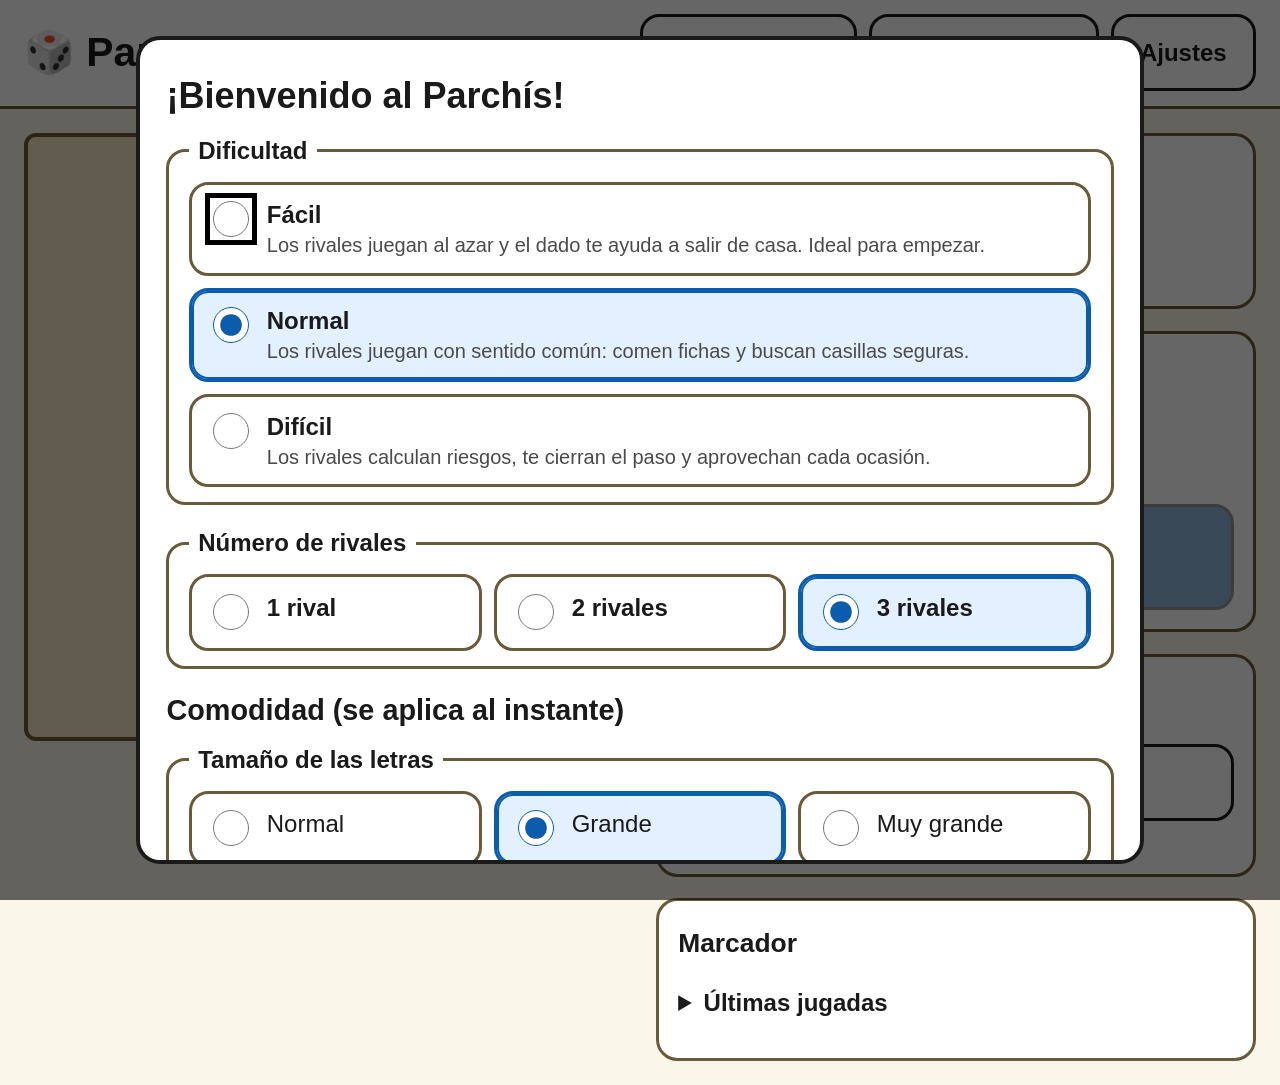
<file: parchis/index.html>
<!DOCTYPE html>
<html lang="es">
<head>
<meta charset="utf-8">
<meta name="viewport" content="width=device-width, initial-scale=1">
<title>Parchís para jugar con calma</title>
<style>
:root{
  --bg:#fbf6ea; --ink:#1a1a1a; --panel:#ffffff; --line:#6b5a3a; --board:#f3e6c4;
  --accent:#0b5cad; --accent-ink:#ffffff; --muted:#4a4a4a; --focus:#000;
  --cell:#ffffff; --safe:#e4e4e4; --cellline:#6b5a3a;
}
body.hc{
  --bg:#ffffff; --ink:#000; --panel:#fff; --line:#000; --board:#fff;
  --accent:#000; --accent-ink:#fff; --muted:#000; --cell:#fff; --safe:#cfcfcf; --cellline:#000;
}
*{box-sizing:border-box}
html{font-size:20px}
body{margin:0;background:var(--bg);color:var(--ink);font-family:"Segoe UI",Verdana,Arial,sans-serif;line-height:1.4}
header{display:flex;flex-wrap:wrap;gap:.6rem;align-items:center;justify-content:space-between;padding:.6rem 1rem;background:var(--panel);border-bottom:3px solid var(--line)}
h1{margin:0;font-size:1.7rem}
h2{font-size:1.1rem;margin:.2rem 0 .5rem}
nav{display:flex;flex-wrap:wrap;gap:.5rem}
.btn{font:inherit;font-weight:700;min-height:3.2rem;padding:.5rem 1.1rem;border:3px solid var(--ink);border-radius:.8rem;background:var(--panel);color:var(--ink);cursor:pointer}
.btn:hover:not(:disabled){background:#fff3c4}
body.hc .btn:hover:not(:disabled){background:#000;color:#fff}
.btn.primary{background:var(--accent);color:var(--accent-ink);border-color:var(--ink)}
.btn.primary:hover:not(:disabled){background:#0a4a8c;color:#fff}
.btn:disabled{opacity:.45;cursor:not-allowed}
:focus-visible{outline:5px solid var(--focus);outline-offset:3px;box-shadow:0 0 0 8px #fff}
main{display:grid;grid-template-columns:minmax(0,1fr) 25rem;gap:1rem;padding:1rem;max-width:80rem;margin:0 auto;align-items:start}
#boardWrap{width:100%;max-width:min(100%,calc(100vh - 6rem));margin:0 auto}
#board{width:100%;height:auto;display:block;border:4px solid var(--line);border-radius:12px;background:var(--board);touch-action:manipulation}
#panel{display:flex;flex-direction:column;gap:.9rem}
.card{background:var(--panel);border:3px solid var(--line);border-radius:.9rem;padding:.8rem}
#turn{display:flex;align-items:center;gap:.6rem;font-weight:800;font-size:1.15rem}
.chip{display:inline-block;width:1.4rem;height:1.4rem;border-radius:50%;border:3px solid #000}
#status{font-size:1.2rem;font-weight:600;min-height:4.6em;display:flex;align-items:center}
#diceBox{display:flex;align-items:center;gap:1rem}
.die{--c:#000;width:5.6rem;height:5.6rem;background:#fff;border:4px solid var(--c);border-radius:1rem;display:grid;grid-template-columns:repeat(3,1fr);grid-template-rows:repeat(3,1fr);padding:.45rem;flex:none}
.die i{display:block;border-radius:50%;margin:12%}
.die i.on{background:#111}
.die.rolling{animation:shake .25s infinite}
@keyframes shake{0%{transform:rotate(-8deg)}50%{transform:rotate(8deg)}100%{transform:rotate(-8deg)}}
#diceInfo{font-size:1.05rem;font-weight:600}
#rollBtn{font-size:1.4rem;min-height:4.4rem;width:100%}
#pieces{display:grid;gap:.5rem}
.pbtn{display:grid;grid-template-columns:2.4rem 1fr;gap:.2rem .7rem;align-items:center;text-align:left;min-height:3.6rem;padding:.4rem .7rem}
.pbtn .num{width:2.4rem;height:2.4rem;border-radius:50%;background:#d62828;color:#fff;font-weight:800;display:grid;place-items:center;border:3px solid #000;grid-row:span 2}
.pbtn small{font-weight:500;font-size:.8rem;color:var(--muted)}
.pbtn .bar{display:block;height:.45rem;background:#ddd;border-radius:.3rem;overflow:hidden;border:1px solid #777}
.pbtn .bar i{display:block;height:100%;background:#14733a}
.pbtn.hint{box-shadow:0 0 0 5px #f2b705;background:#fff3c4}
#hint{font-weight:600;min-height:1.4em}
#score{display:grid;gap:.35rem;font-size:.95rem}
#score div{display:flex;gap:.5rem;align-items:center}
#score .you{font-weight:800}
#log{margin:.4rem 0 0;padding-left:1.3rem;font-size:.9rem;color:var(--muted)}
summary{cursor:pointer;font-weight:700;min-height:2.2rem}
/* Board */
.pc{cursor:default}
.pc.can{cursor:pointer}
.pc.can .ring{animation:pulse 1.1s ease-in-out infinite}
.pc.hint .ring{stroke:#f2b705;stroke-width:1.6}
.ring{fill:none;stroke:#000;stroke-width:1.1;stroke-dasharray:2 1.2}
@keyframes pulse{0%,100%{opacity:1}50%{opacity:.25}}
.dest{cursor:pointer}
.dest circle{fill:rgba(255,255,255,.75);stroke:#000;stroke-width:.9;stroke-dasharray:1.6 1}
.dest text{font-weight:800;font-size:4px}
.dest.hint circle{stroke:#f2b705;stroke-width:1.5;fill:#fff3c4}
@media (prefers-reduced-motion:reduce){.ring,.die.rolling{animation:none!important}}
/* Dialogs */
dialog{border:4px solid var(--ink);border-radius:1rem;padding:1.1rem;max-width:min(42rem,94vw);width:100%;background:var(--panel);color:var(--ink);max-height:92vh;overflow:auto}
dialog::backdrop{background:rgba(0,0,0,.6)}
fieldset{border:3px solid var(--line);border-radius:.8rem;margin:0 0 .9rem;padding:.6rem .8rem}
legend{font-weight:800;padding:0 .4rem}
.opts{display:grid;gap:.5rem}
.opts.row3{grid-template-columns:repeat(auto-fit,minmax(9rem,1fr))}
.opt{display:flex;gap:.6rem;align-items:flex-start;border:3px solid var(--line);border-radius:.8rem;padding:.55rem .7rem;cursor:pointer;background:#fff;min-height:3.2rem}
.opt:has(input:checked){border-color:var(--accent);background:#e3f0ff;box-shadow:inset 0 0 0 2px var(--accent)}
body.hc .opt:has(input:checked){background:#000;color:#fff;border-color:#000}
.opt input{width:1.5rem;height:1.5rem;margin-top:.15rem;flex:none;accent-color:#0b5cad}
.opt small{display:block;font-weight:400;color:var(--muted)}
body.hc .opt:has(input:checked) small{color:#fff}
.actions{display:flex;flex-wrap:wrap;gap:.6rem;justify-content:flex-end;margin-top:.6rem}
dialog ul{padding-left:1.3rem}
dialog li{margin-bottom:.4rem}
@media (max-width:62rem){
  main{grid-template-columns:1fr}
  #boardWrap{max-width:100%}
}
@media (max-width:30rem){ html{font-size:18px} main{padding:.5rem} }
</style>
</head>
<body>
<header>
  <h1>🎲 Parchís</h1>
  <nav aria-label="Menú">
    <button class="btn" id="btnNew">Nueva partida</button>
    <button class="btn" id="btnHelp">Cómo se juega</button>
    <button class="btn" id="btnSettings">Ajustes</button>
  </nav>
</header>

<main>
  <section id="boardWrap" aria-label="Tablero">
    <svg id="board" viewBox="0 0 190 190" role="img" aria-label="Tablero de parchís. Usa los botones de la derecha para jugar."></svg>
  </section>

  <section id="panel" aria-label="Panel de juego">
    <div class="card">
      <div id="turn"></div>
      <div id="status" role="status" aria-live="polite"></div>
    </div>

    <div class="card">
      <div id="diceBox">
        <div class="die" id="die" role="img" aria-label="Dado"></div>
        <div id="diceInfo">Aún no has tirado.</div>
      </div>
      <button class="btn primary" id="rollBtn" style="margin-top:.7rem" disabled>🎲 Tirar el dado</button>
    </div>

    <div class="card">
      <h2>Tus fichas (rojas)</h2>
      <div id="pieces"></div>
      <button class="btn" id="hintBtn" style="margin-top:.6rem;width:100%">💡 Pídeme un consejo</button>
      <div id="hint" aria-live="polite"></div>
    </div>

    <div class="card">
      <h2>Marcador</h2>
      <div id="score"></div>
      <details style="margin-top:.5rem"><summary>Últimas jugadas</summary><ol id="log" reversed></ol></details>
    </div>
  </section>
</main>

<!-- AJUSTES / NUEVA PARTIDA -->
<dialog id="dlgSettings" aria-labelledby="settingsTitle">
  <h2 id="settingsTitle" style="font-size:1.5rem">Nueva partida</h2>
  <fieldset>
    <legend>Dificultad</legend>
    <div class="opts">
      <label class="opt"><input type="radio" name="level" value="facil"><span><b>Fácil</b><small>Los rivales juegan al azar y el dado te ayuda a salir de casa. Ideal para empezar.</small></span></label>
      <label class="opt"><input type="radio" name="level" value="normal"><span><b>Normal</b><small>Los rivales juegan con sentido común: comen fichas y buscan casillas seguras.</small></span></label>
      <label class="opt"><input type="radio" name="level" value="dificil"><span><b>Difícil</b><small>Los rivales calculan riesgos, te cierran el paso y aprovechan cada ocasión.</small></span></label>
    </div>
  </fieldset>
  <fieldset>
    <legend>Número de rivales</legend>
    <div class="opts row3">
      <label class="opt"><input type="radio" name="rivals" value="1"><span><b>1 rival</b></span></label>
      <label class="opt"><input type="radio" name="rivals" value="2"><span><b>2 rivales</b></span></label>
      <label class="opt"><input type="radio" name="rivals" value="3"><span><b>3 rivales</b></span></label>
    </div>
  </fieldset>

  <h2 style="font-size:1.2rem">Comodidad (se aplica al instante)</h2>
  <fieldset>
    <legend>Tamaño de las letras</legend>
    <div class="opts row3">
      <label class="opt"><input type="radio" name="size" value="0"><span>Normal</span></label>
      <label class="opt"><input type="radio" name="size" value="1"><span>Grande</span></label>
      <label class="opt"><input type="radio" name="size" value="2"><span>Muy grande</span></label>
    </div>
  </fieldset>
  <fieldset>
    <legend>Velocidad del juego</legend>
    <div class="opts row3">
      <label class="opt"><input type="radio" name="speed" value="lenta"><span>Lenta</span></label>
      <label class="opt"><input type="radio" name="speed" value="normal"><span>Normal</span></label>
      <label class="opt"><input type="radio" name="speed" value="rapida"><span>Rápida</span></label>
    </div>
  </fieldset>
  <fieldset>
    <legend>Ayudas</legend>
    <div class="opts">
      <label class="opt"><input type="checkbox" id="optContrast"><span>Alto contraste (blanco y negro)</span></label>
      <label class="opt"><input type="checkbox" id="optHints"><span>Marcar en el tablero las fichas que puedo mover</span></label>
      <label class="opt"><input type="checkbox" id="optAuto"><span>Mover sola mi ficha cuando solo hay una jugada posible</span></label>
      <label class="opt"><input type="checkbox" id="optSound"><span>Sonidos</span></label>
      <label class="opt"><input type="checkbox" id="optVoice"><span>Leer los mensajes en voz alta</span></label>
    </div>
  </fieldset>
  <div class="actions">
    <button class="btn" id="btnSettingsClose">Cerrar</button>
    <button class="btn primary" id="btnStart">▶ Empezar partida nueva</button>
  </div>
</dialog>

<!-- AYUDA -->
<dialog id="dlgHelp" aria-labelledby="helpTitle">
  <h2 id="helpTitle" style="font-size:1.5rem">Cómo se juega</h2>
  <ul>
    <li><b>Objetivo:</b> llevar tus 4 fichas rojas hasta la meta, el centro del tablero, antes que los rivales.</li>
    <li><b>Salir de casa:</b> solo se sale con un <b>5</b>. La ficha aparece en tu casilla de salida (la roja).</li>
    <li><b>Sentido:</b> las fichas avanzan en sentido contrario a las agujas del reloj. Al dar la vuelta, giras hacia el pasillo rojo que lleva a la meta.</li>
    <li><b>Casillas seguras ★:</b> en ellas nadie puede comerte.</li>
    <li><b>Comer:</b> si caes sobre una ficha rival que está sola, la mandas a casa y avanzas <b>20</b> casillas con cualquier ficha tuya.</li>
    <li><b>Llegar a meta:</b> hace falta el número exacto. Al llegar, avanzas <b>10</b> casillas extra con otra ficha.</li>
    <li><b>Barreras:</b> dos fichas del mismo color en una casilla forman una barrera. Nadie puede pasarla.</li>
    <li><b>Seises:</b> si sacas un 6 vuelves a tirar. Tres seises seguidos hacen perder el turno.</li>
    <li><b>Sin prisa:</b> el juego espera siempre por ti. Puedes pedir un consejo con el botón 💡.</li>
    <li><b>Teclado:</b> Espacio o Intro para tirar el dado; las teclas 1 a 4 mueven la ficha correspondiente.</li>
  </ul>
  <div class="actions"><button class="btn primary" id="btnHelpClose">Entendido</button></div>
</dialog>

<!-- FIN -->
<dialog id="dlgEnd" aria-labelledby="endTitle">
  <h2 id="endTitle" style="font-size:1.8rem"></h2>
  <p id="endText" style="font-size:1.2rem"></p>
  <div class="actions">
    <button class="btn" id="btnEndSettings">Cambiar dificultad</button>
    <button class="btn primary" id="btnEndAgain">Jugar otra vez</button>
  </div>
</dialog>

<script>
"use strict";
/* ============ Datos del tablero ============ */
const SEATS = [
  {name:'Rojo',     color:'#d62828', light:'#f8d6d6', text:'#ffffff', end:68, start:5,  nest:[11,11]},
  {name:'Azul',     color:'#1d4ed8', light:'#d6e0fb', text:'#ffffff', end:17, start:22, nest:[0,11]},
  {name:'Amarillo', color:'#f2b705', light:'#fdf0bd', text:'#1a1a1a', end:34, start:39, nest:[0,0]},
  {name:'Verde',    color:'#1b8a3a', light:'#d3ecd9', text:'#ffffff', end:51, start:56, nest:[11,0]},
];
const SAFE = new Set([5,12,17,22,29,34,39,46,51,56,63,68]);
const TRACK = (()=>{
  const t=[null];
  for(let r=18;r>=11;r--) t.push([r,10]);                       // 1-8   (salida Rojo = 5)
  for(let c=11;c<=18;c++) t.push([10,c]); t.push([9,18]);
  for(let c=18;c>=11;c--) t.push([8,c]);                        // 9-25  (salida Azul = 22)
  for(let r=7;r>=0;r--) t.push([r,10]); t.push([0,9]);
  for(let r=0;r<=7;r++) t.push([r,8]);                          // 26-42 (salida Amarillo = 39)
  for(let c=7;c>=0;c--) t.push([8,c]); t.push([9,0]);
  for(let c=0;c<=7;c++) t.push([10,c]);                         // 43-59 (salida Verde = 56)
  for(let r=11;r<=18;r++) t.push([r,8]); t.push([18,9]);        // 60-68
  return t;
})();
const absSq = (seat,p)=>((SEATS[seat].start-1+p-1)%68)+1;
function cellOf(seat,p){
  if(p>=1 && p<=64) return TRACK[absSq(seat,p)];
  if(p>=65 && p<=71){
    const k=p-65;
    return [[17-k,9],[9,17-k],[1+k,9],[9,1+k]][seat];
  }
  return [[10,9],[9,10],[8,9],[9,8]][seat]; // meta (72)
}
function nestPoint(seat,i){
  const [r0,c0]=SEATS[seat].nest;
  return {x:(c0+(i%2?5.5:2.5))*10, y:(r0+(i<2?2.5:5.5))*10};
}

/* ============ Ajustes ============ */
const DEFAULTS={level:'normal',rivals:3,size:1,contrast:false,auto:true,hints:true,speed:'normal',sound:true,voice:false};
let S=Object.assign({},DEFAULTS);
try{ Object.assign(S, JSON.parse(localStorage.getItem('parchis-ajustes')||'{}')); }catch(e){}
function saveS(){ try{ localStorage.setItem('parchis-ajustes',JSON.stringify(S)); }catch(e){} }
const $=id=>document.getElementById(id);
const reduced = window.matchMedia && matchMedia('(prefers-reduced-motion: reduce)').matches;
const SPEED={lenta:1.7,normal:1,rapida:.45,turbo:.01};
const mult=()=> SPEED[S.speed]||1;

/* ============ Sonido y voz ============ */
let actx=null;
function beep(f,d=.12,type='sine',vol=.09,delay=0){
  if(!S.sound) return;
  try{
    actx=actx||new (window.AudioContext||window.webkitAudioContext)();
    const o=actx.createOscillator(), g=actx.createGain(), t=actx.currentTime+delay;
    o.type=type; o.frequency.value=f; g.gain.setValueAtTime(vol,t);
    g.gain.exponentialRampToValueAtTime(.0001,t+d);
    o.connect(g); g.connect(actx.destination); o.start(t); o.stop(t+d);
  }catch(e){}
}
const sfx={
  dice(){ [300,380,330,420].forEach((f,i)=>beep(f,.07,'square',.05,i*.07)); },
  step(){ beep(520,.05,'triangle',.06); },
  exit(){ beep(440,.1); beep(660,.15,'sine',.09,.1); },
  capture(){ beep(220,.18,'sawtooth',.07); beep(150,.25,'sawtooth',.07,.15); },
  goal(){ [523,659,784,1047].forEach((f,i)=>beep(f,.18,'sine',.09,i*.12)); },
  win(){ [523,659,784,1047,784,1047,1319].forEach((f,i)=>beep(f,.2,'sine',.1,i*.14)); },
};
function speak(msg){
  if(!S.voice || !('speechSynthesis' in window)) return;
  try{ speechSynthesis.cancel(); const u=new SpeechSynthesisUtterance(msg); u.lang='es-ES'; u.rate=.9; speechSynthesis.speak(u);}catch(e){}
}

/* ============ Estado del juego ============ */
let G=null, tokenCounter=0;
const CANCEL={};
const ACTIVE={1:[0,2],2:[0,1,3],3:[0,1,2,3]};
const rnd=n=>Math.floor(Math.random()*n);
const sleep=ms=>{ const t=G.token; return new Promise((res,rej)=>setTimeout(()=>{ G.token===t?res():rej(CANCEL); }, Math.max(0,ms*mult()))); };
const nameOf=s=> s===0 ? 'Rojo (tú)' : SEATS[s].name;
const won=seat=>G.pos[seat].every(p=>p===72);

function newGame(){
  G={token:++tokenCounter, seats:ACTIVE[S.rivals], pos:[[0,0,0,0],[0,0,0,0],[0,0,0,0],[0,0,0,0]],
     turn:0, canRoll:false, rollWait:null, choices:null, pick:null, hintI:null, lastMoved:null,
     roll:null, rollSeat:0, rolling:false, log:[], over:false};
  $('hint').textContent='';
  drawBoard(); renderAll(); setDie(null,0);
  $('diceInfo').textContent='Aún no has tirado.';
  run(G).catch(e=>{ if(e!==CANCEL) console.error(e); });
}

function occupancy(){
  const m={};
  for(const s of G.seats) G.pos[s].forEach((p,i)=>{
    if(p>=1&&p<=64){ const q=absSq(s,p); (m[q]=m[q]||[]).push({seat:s,i}); }
  });
  return m;
}
function hasBarrier(list){
  const c={}; for(const o of list){ c[o.seat]=(c[o.seat]||0)+1; if(c[o.seat]>=2) return true; }
  return false;
}

function legal(seat,n,bonus=false){
  const res=[], occ=occupancy();
  G.pos[seat].forEach((p,i)=>{
    if(p===72) return;
    if(p===0){
      if(bonus||n!==5) return;
      const sq=SEATS[seat].start, list=occ[sq]||[];
      if(hasBarrier(list)) return;
      const en=list.filter(o=>o.seat!==seat);
      res.push({i,from:0,to:1,type:en.length?'capture':'exit',cap:en[0]||null});
      return;
    }
    const t=p+n; if(t>72) return;
    for(let q=p+1;q<=Math.min(t,64);q++){ const l=occ[absSq(seat,q)]; if(l&&hasBarrier(l)) return; }
    let type='move', cap=null;
    if(t===72) type='goal';
    else if(t<=64){
      const sq=absSq(seat,t), en=(occ[sq]||[]).filter(o=>o.seat!==seat);
      if(en.length===1 && !SAFE.has(sq)){ type='capture'; cap=en[0]; }
    } else type='stretch';
    res.push({i,from:p,to:t,type,cap});
  });
  return res;
}

/* ============ IA ============ */
function danger(seat,sq){
  if(SAFE.has(sq) && !G.seats.some(s=>s!==seat && SEATS[s].start===sq)) return 0;
  let d=0;
  for(const s of G.seats){ if(s===seat) continue;
    G.pos[s].forEach(p=>{
      if(p===0){ if(SEATS[s].start===sq) d+=1/6; return; }
      if(p<1||p>64) return;
      const a=absSq(s,p), dist=(sq-a+68)%68;
      if(dist>=1&&dist<=6&&p+dist<=64) d+=1/6;
    });
  }
  return d;
}
function scoreMove(seat,mv,lvl){
  let s=0; const t=mv.to, p=mv.from;
  if(mv.type==='goal') s+=100;
  if(mv.cap) s+=90+G.pos[mv.cap.seat][mv.cap.i]*.4;
  if(mv.type==='exit') s+=55;
  if(t>64&&t<72) s+=25;
  if(t<=64&&SAFE.has(absSq(seat,t))) s+=18;
  s+=(t-p)*.3+t*.15;
  if(lvl==='dificil'){
    const now=(p>=1&&p<=64)?danger(seat,absSq(seat,p)):0;
    const next=(t>=1&&t<=64)?danger(seat,absSq(seat,t)):0;
    s+=(now-next)*(25+t*.8);
    if(t<=64){
      const sq=absSq(seat,t);
      const mine=G.pos[seat].some((q,j)=>j!==mv.i&&q>=1&&q<=64&&absSq(seat,q)===sq);
      if(mine&&!SAFE.has(sq)) s+=8; // barrera
    }
  }
  return s;
}
function aiChoose(seat,moves){
  if(S.level==='facil') return moves[rnd(moves.length)];
  let best=null,bs=-1e9;
  for(const m of moves){
    const sc=scoreMove(seat,m,S.level)+(S.level==='normal'?Math.random()*9:Math.random()*.5);
    if(sc>bs){bs=sc;best=m;}
  }
  return best;
}

/* ============ Mensajes ============ */
function say(msg,log=false){
  $('status').textContent=msg; speak(msg);
  if(log){ G.log.push(msg); if(G.log.length>8) G.log.shift(); }
  renderLog();
}
function renderLog(){
  $('log').innerHTML=G.log.map(x=>`<li>${x}</li>`).join('');
}

/* ============ Flujo de la partida ============ */
async function run(g){
  while(true){
    for(const seat of g.seats){
      await playTurn(seat);
      if(won(seat)){ finish(seat); return; }
    }
  }
}

async function playTurn(seat){
  G.turn=seat; let sixes=0;
  while(true){
    G.hintI=null; $('hint').textContent='';
    renderAll();
    const human=seat===0;
    say(human ? 'Es tu turno. Pulsa el botón grande para tirar el dado.' : `Turno de ${SEATS[seat].name}…`);
    if(human){
      G.canRoll=true; renderAll();
      await new Promise(res=>{ G.rollWait=res; });
      G.canRoll=false; G.rollWait=null;
    } else await sleep(800);
    const roll=rollDie(seat);
    await showRoll(seat,roll);
    if(roll===6){
      sixes++;
      if(sixes===3){
        say(`${human?'Has sacado':SEATS[seat].name+' ha sacado'} tres seises seguidos: ${human?'pierdes':'pierde'} el turno.`,true);
        await sleep(1800); return;
      }
    }
    const moves=legal(seat,roll);
    if(!moves.length){
      say(`${human?'No puedes':SEATS[seat].name+' no puede'} mover ninguna ficha con este ${roll}.`,true);
      await sleep(human?2000:1300);
    } else {
      const mv=await chooseMove(seat,moves,roll);
      await doMoveChain(seat,mv,roll);
      if(won(seat)) return;
    }
    if(roll!==6) return;
    say(`${human?'Has sacado':SEATS[seat].name+' ha sacado'} un 6: ${human?'¡tiras otra vez!':'tira otra vez.'}`,true);
    await sleep(1200);
  }
}

function rollDie(seat){
  if(seat===0 && S.level==='facil'){
    const out=G.pos[0].some(p=>p>0&&p<72), home=G.pos[0].some(p=>p===0);
    if(!out&&home&&Math.random()<.34) return 5;
  }
  return 1+rnd(6);
}

async function showRoll(seat,roll){
  G.rollSeat=seat; sfx.dice();
  if(!reduced && S.speed!=='turbo'){
    G.rolling=true; $('die').classList.add('rolling');
    for(let i=0;i<6;i++){ setDie(1+rnd(6),seat); await sleep(100); }
    $('die').classList.remove('rolling'); G.rolling=false;
  }
  G.roll=roll; setDie(roll,seat);
  const who=seat===0?'Has sacado':`${SEATS[seat].name} ha sacado`;
  $('diceInfo').textContent=`${who} un ${roll}.`;
  say(`${who} un ${roll}.`,true);
  await sleep(500);
}

async function chooseMove(seat,moves,n){
  if(seat!==0){
    await sleep(900);
    return aiChoose(seat,moves);
  }
  G.choices=moves; G.hintI=null;
  const info = moves.length===1 ? ' Solo puedes mover una ficha.' : ' Elige la ficha que quieres mover.';
  say(`Has sacado un ${n}.${info}`);
  renderAll();
  if(moves.length===1 && S.auto){
    await sleep(1500); G.choices=null; renderAll(); return moves[0];
  }
  const mv=await new Promise(res=>{ G.pick=res; });
  G.pick=null; G.choices=null; G.hintI=null; $('hint').textContent='';
  return mv;
}

async function doMoveChain(seat,mv,n){
  let bonus=await execute(seat,mv,n);
  while(bonus>0 && !won(seat)){
    const ms=legal(seat,bonus,true);
    if(!ms.length){ say(`${seat===0?'No puedes':SEATS[seat].name+' no puede'} usar los ${bonus} puntos extra con ninguna ficha.`,true); await sleep(1500); break; }
    say(`${seat===0?'Tienes':SEATS[seat].name+' tiene'} ${bonus} casillas extra para mover.`,true);
    await sleep(900);
    const m=await chooseMove(seat,ms,bonus);
    bonus=await execute(seat,m,bonus);
  }
}

async function execute(seat,mv,n){
  const pcs=G.pos[seat], me=seat===0;
  G.lastMoved={seat,i:mv.i};
  const step=reduced?60:210;
  if(mv.from===0){
    pcs[mv.i]=1; sfx.exit(); renderAll();
    say(`${me?'Sacas':SEATS[seat].name+' saca'} una ficha de casa.`,true);
    await sleep(step*3);
  } else {
    const fast = n>=10;
    for(let q=mv.from+1;q<=mv.to;q++){
      pcs[mv.i]=q; sfx.step(); renderAll(); await sleep(fast?step*.5:step);
    }
    if(mv.type==='move'||mv.type==='stretch') say(`${me?'Mueves':SEATS[seat].name+' mueve'} la ficha ${mv.i+1}: ${mv.to-mv.from} casillas.`,true);
  }
  let bonus=0;
  if(mv.cap){
    G.pos[mv.cap.seat][mv.cap.i]=0; bonus=20; sfx.capture(); renderAll();
    const victim=mv.cap.seat===0?'una ficha tuya':`una ficha de ${SEATS[mv.cap.seat].name}`;
    say(`¡${me?'Has comido':SEATS[seat].name+' ha comido'} ${victim}! ${me?'Ganas':'Gana'} 20 casillas extra.`,true);
    await sleep(1700);
  } else if(mv.to===72){
    bonus=10; sfx.goal(); renderAll();
    say(`¡${me?'Una ficha tuya ha llegado':'Una ficha de '+SEATS[seat].name+' ha llegado'} a la meta! ${me?'Ganas':'Gana'} 10 casillas extra.`,true);
    await sleep(1700);
  } else await sleep(350);
  return bonus;
}

function finish(seat){
  G.over=true; renderAll();
  const me=seat===0;
  $('endTitle').textContent = me ? '🎉 ¡Has ganado!' : `Ha ganado ${SEATS[seat].name}`;
  $('endText').textContent = me
    ? '¡Enhorabuena! Has llevado tus cuatro fichas hasta la meta.'
    : 'Esta vez no ha podido ser. ¡Otra partida y seguro que te sale mejor!';
  say($('endTitle').textContent);
  if(me) sfx.win();
  $('dlgEnd').showModal();
}

/* ============ Dibujo ============ */
function drawBoard(){
  let h='';
  // casas
  SEATS.forEach((s,k)=>{
    const [r0,c0]=s.nest, act=G.seats.includes(k), x=c0*10, y=r0*10;
    h+=`<g opacity="${act?1:.35}"><rect x="${x+1}" y="${y+1}" width="78" height="78" rx="8" fill="${s.color}"/>
      <rect x="${x+7}" y="${y+9}" width="66" height="64" rx="6" fill="#fff"/>
      <text x="${x+40}" y="${y+7}" text-anchor="middle" font-size="5" font-weight="800" fill="${s.text}">${act?s.name.toUpperCase()+(k===0?' · TÚ':''):'LIBRE'}</text>`;
    for(let i=0;i<4;i++){ const p=nestPoint(k,i); h+=`<circle cx="${p.x}" cy="${p.y+1}" r="5.2" fill="${s.light}" stroke="${s.color}" stroke-width="1"/>`; }
    h+='</g>';
  });
  // pasillos finales
  SEATS.forEach((s,k)=>{
    for(let p=65;p<=71;p++){ const [r,c]=cellOf(k,p);
      h+=`<rect x="${c*10}" y="${r*10}" width="10" height="10" fill="${s.light}" stroke="var(--cellline)" stroke-width=".5"/>`;
      h+=`<rect x="${c*10+3.5}" y="${r*10+3.5}" width="3" height="3" rx=".6" fill="${s.color}" opacity=".5"/>`;
    }
  });
  // recorrido
  for(let q=1;q<=68;q++){
    const [r,c]=TRACK[q], k=SEATS.findIndex(s=>s.start===q), safe=SAFE.has(q);
    const fill=k>=0?SEATS[k].color:(safe?'var(--safe)':'var(--cell)');
    h+=`<rect x="${c*10}" y="${r*10}" width="10" height="10" fill="${fill}" stroke="var(--cellline)" stroke-width=".5"/>`;
    if(safe) h+=`<text x="${c*10+5}" y="${r*10+7.4}" text-anchor="middle" font-size="7" fill="${k>=0?SEATS[k].text:'#444'}">★</text>`;
  }
  // centro
  const tri=[ '80,110 110,110 95,95', '110,80 110,110 95,95', '80,80 110,80 95,95', '80,80 80,110 95,95' ];
  SEATS.forEach((s,k)=>{ h+=`<polygon points="${tri[k]}" fill="${s.color}" stroke="#000" stroke-width=".6"/>`; });
  h+=`<circle cx="95" cy="95" r="4.2" fill="#fff" stroke="#000" stroke-width=".6"/><text x="95" y="98" text-anchor="middle" font-size="8" font-weight="700">↺</text>`;
  h+='<g id="pieceLayer"></g>';
  $('board').innerHTML=h;
}

function renderPieces(){
  const items=[];
  for(const s of G.seats) G.pos[s].forEach((p,i)=>{
    const mv=(s===0&&G.choices)?G.choices.find(m=>m.i===i):null;
    if(p===0){ const n=nestPoint(s,i); items.push({s,i,x:n.x,y:n.y+1,r:4.4,mv,key:null}); }
    else { const [r,c]=cellOf(s,p); items.push({s,i,cx:c*10+5,cy:r*10+5,mv,key:r+','+c}); }
  });
  const groups={};
  items.forEach(it=>{ if(it.key){ (groups[it.key]=groups[it.key]||[]).push(it);} });
  Object.values(groups).forEach(g=>{
    const offs = g.length===1?[[0,0]]:g.length===2?[[-2.6,0],[2.6,0]]:[[-2.6,-2.6],[2.6,-2.6],[-2.6,2.6],[2.6,2.6]];
    g.forEach((it,k)=>{ it.x=it.cx+offs[k][0]; it.y=it.cy+offs[k][1]; it.r=g.length===1?3.9:g.length===2?3.2:2.7; });
  });
  items.sort((a,b)=>(a.mv?1:0)-(b.mv?1:0));
  let h='';
  // destinos
  if(G.choices && S.hints){
    G.choices.forEach(m=>{
      const [r,c]=cellOf(0,m.to);
      h+=`<g class="dest${G.hintI===m.i?' hint':''}" data-pick="${m.i}" transform="translate(${c*10+5} ${r*10+5})"><circle r="4.6"/><text y="1.4" text-anchor="middle">${m.i+1}</text></g>`;
    });
  }
  items.forEach(it=>{
    const sd=SEATS[it.s], can=!!it.mv;
    const last=G.lastMoved&&G.lastMoved.seat===it.s&&G.lastMoved.i===it.i&&!can;
    h+=`<g class="pc${can?' can':''}${can&&G.hintI===it.i?' hint':''}" transform="translate(${it.x} ${it.y})"${can?` data-pick="${it.i}"`:''}>
      <circle r="${it.r+3}" fill="transparent"/>
      <circle r="${it.r+.7}" fill="#000" opacity=".28" cy=".8"/>
      <circle r="${it.r}" fill="${sd.color}" stroke="#111" stroke-width=".7"/>
      <circle r="${it.r*.66}" fill="none" stroke="${sd.text}" stroke-width=".45" opacity=".8"/>
      <text y="${it.r*.38}" font-size="${it.r*1.2}" text-anchor="middle" font-weight="800" fill="${sd.text}">${it.i+1}</text>
      ${can&&S.hints?`<circle class="ring" r="${it.r+2}"/>`:''}
      ${last?`<circle r="${it.r+1.6}" fill="none" stroke="#000" stroke-width=".5"/>`:''}
    </g>`;
  });
  $('pieceLayer').innerHTML=h;
}

function setDie(v,seat){
  const faces={1:[4],2:[0,8],3:[0,4,8],4:[0,2,6,8],5:[0,2,4,6,8],6:[0,2,3,5,6,8]};
  const on=new Set(v?faces[v]:[]);
  const d=$('die'); d.style.setProperty('--c', SEATS[seat].color==='#f2b705'?'#9a7400':SEATS[seat].color);
  d.setAttribute('aria-label', v?`Dado: ${v}`:'Dado sin tirar');
  d.innerHTML=Array.from({length:9},(_,i)=>`<i class="${on.has(i)?'on':''}"></i>`).join('');
}

function describe(mv){
  switch(mv.type){
    case 'exit': return 'Sacar de casa';
    case 'capture': return mv.from===0?'Salir y comer una ficha':'Comer una ficha';
    case 'goal': return 'Llegar a la meta';
    default: return `Avanzar ${mv.to-mv.from} casilla${mv.to-mv.from>1?'s':''}`;
  }
}

function renderPanel(){
  const t=G.turn, over=G.over;
  $('turn').innerHTML = over ? 'Partida terminada'
    : `<span class="chip" style="background:${SEATS[t].color}"></span> Turno: ${nameOf(t)}`;
  const rb=$('rollBtn');
  rb.disabled=!G.canRoll;
  rb.textContent = G.canRoll ? '🎲 Tirar el dado' : (over?'Partida terminada': (t===0?'Un momento…':`Juega ${SEATS[t].name}…`));
  // fichas del jugador
  $('pieces').innerHTML=[0,1,2,3].map(i=>{
    const p=G.pos[0][i], mv=G.choices&&G.choices.find(m=>m.i===i);
    const st = p===0?'En casa':p===72?'¡En la meta!':p>64?'En el pasillo final':'En el tablero';
    return `<button class="btn pbtn${G.hintI===i?' hint':''}" data-pick="${i}" ${mv?'':'disabled'}>
      <span class="num" aria-hidden="true">${i+1}</span>
      <span>Ficha ${i+1}: ${mv?`<b>${describe(mv)}</b>`:st}</span>
      <span class="bar" aria-hidden="true"><i style="width:${Math.round(p/72*100)}%"></i></span></button>`;
  }).join('');
  $('hintBtn').disabled=!(G.choices&&G.choices.length>0);
  // marcador
  $('score').innerHTML=G.seats.map(s=>{
    const a=G.pos[s], home=a.filter(p=>p===0).length, goal=a.filter(p=>p===72).length, play=4-home-goal;
    return `<div class="${s===0?'you':''}"><span class="chip" style="background:${SEATS[s].color}"></span>${nameOf(s)}: ${home} en casa · ${play} en juego · ${goal} en meta</div>`;
  }).join('');
}
function renderAll(){ renderPieces(); renderPanel(); }

/* ============ Interacción ============ */
function humanPick(i){
  if(!G||!G.pick||!G.choices) return;
  const mv=G.choices.find(m=>m.i===i);
  if(mv) G.pick(mv);
}
function humanRoll(){ if(G&&G.canRoll&&G.rollWait) G.rollWait(); }

$('rollBtn').addEventListener('click',humanRoll);
$('pieces').addEventListener('click',e=>{ const b=e.target.closest('[data-pick]'); if(b) humanPick(+b.dataset.pick); });
$('board').addEventListener('click',e=>{ const b=e.target.closest('[data-pick]'); if(b) humanPick(+b.dataset.pick); });
$('hintBtn').addEventListener('click',()=>{
  if(!G.choices) return;
  let best=null,bs=-1e9;
  for(const m of G.choices){ const sc=scoreMove(0,m,'dificil'); if(sc>bs){bs=sc;best=m;} }
  G.hintI=best.i;
  const why = best.type==='goal'?'porque llega a la meta': best.cap?'porque puedes comer una ficha rival':
    best.type==='exit'?'porque saca una ficha de casa': best.type==='stretch'?'porque entra en tu pasillo seguro':
    SAFE.has(absSq(0,best.to))?'porque cae en una casilla segura ★':'porque es la jugada más segura y avanzada';
  $('hint').textContent=`Te aconsejo la ficha ${best.i+1}, ${why}.`;
  speak($('hint').textContent);
  renderAll();
});
document.addEventListener('keydown',e=>{
  if(document.querySelector('dialog[open]')) return;
  if(e.ctrlKey||e.altKey||e.metaKey) return;
  const tag=(e.target.tagName||'').toLowerCase();
  if((e.key===' '||e.key==='Enter') && tag!=='button'){ if(G&&G.canRoll){ e.preventDefault(); humanRoll(); } }
  if(/^[1-4]$/.test(e.key)) humanPick(+e.key-1);
});

/* ============ Diálogos y ajustes ============ */
function applySettings(){
  document.documentElement.style.fontSize=['20px','24px','28px'][S.size]||'20px';
  document.body.classList.toggle('hc',!!S.contrast);
  if(G){ drawBoard(); renderAll(); }
}
function fillForm(){
  document.querySelectorAll('input[name=level]').forEach(r=>r.checked=r.value===S.level);
  document.querySelectorAll('input[name=rivals]').forEach(r=>r.checked=+r.value===S.rivals);
  document.querySelectorAll('input[name=size]').forEach(r=>r.checked=+r.value===S.size);
  document.querySelectorAll('input[name=speed]').forEach(r=>r.checked=r.value===S.speed);
  $('optContrast').checked=S.contrast; $('optHints').checked=S.hints; $('optAuto').checked=S.auto;
  $('optSound').checked=S.sound; $('optVoice').checked=S.voice;
}
function readForm(){
  const val=(n,d)=>{ const e=document.querySelector(`input[name=${n}]:checked`); return e?e.value:d; };
  S.level=val('level',S.level);
  S.rivals=+val('rivals',S.rivals);
  S.size=+val('size',S.size);
  S.speed=val('speed',S.speed);
  S.contrast=$('optContrast').checked; S.hints=$('optHints').checked; S.auto=$('optAuto').checked;
  S.sound=$('optSound').checked; S.voice=$('optVoice').checked;
  saveS();
}
// los ajustes de comodidad se aplican al instante
['size','speed'].forEach(n=>document.querySelectorAll(`input[name=${n}]`).forEach(r=>r.addEventListener('change',()=>{
  S[n]=n==='size'?+r.value:r.value; saveS(); applySettings();
})));
['optContrast','optHints','optAuto','optSound','optVoice'].forEach(id=>$(id).addEventListener('change',()=>{
  S.contrast=$('optContrast').checked; S.hints=$('optHints').checked; S.auto=$('optAuto').checked;
  S.sound=$('optSound').checked; S.voice=$('optVoice').checked; saveS(); applySettings();
}));
function openSettings(){ fillForm(); $('settingsTitle').textContent=G?'Nueva partida y ajustes':'¡Bienvenido al Parchís!'; $('btnSettingsClose').hidden=!G; $('dlgSettings').showModal(); }
$('btnNew').addEventListener('click',openSettings);
$('btnSettings').addEventListener('click',openSettings);
$('btnSettingsClose').addEventListener('click',()=>{ readForm(); applySettings(); $('dlgSettings').close(); });
$('btnStart').addEventListener('click',()=>{ readForm(); applySettings(); $('dlgSettings').close(); newGame(); });
$('btnHelp').addEventListener('click',()=>$('dlgHelp').showModal());
$('btnHelpClose').addEventListener('click',()=>$('dlgHelp').close());
$('btnEndAgain').addEventListener('click',()=>{ $('dlgEnd').close(); newGame(); });
$('btnEndSettings').addEventListener('click',()=>{ $('dlgEnd').close(); openSettings(); });

/* ============ Inicio ============ */
applySettings();
window.__parchis={get G(){return G;}, S};
openSettings();
</script>
</body>
</html>
</file>
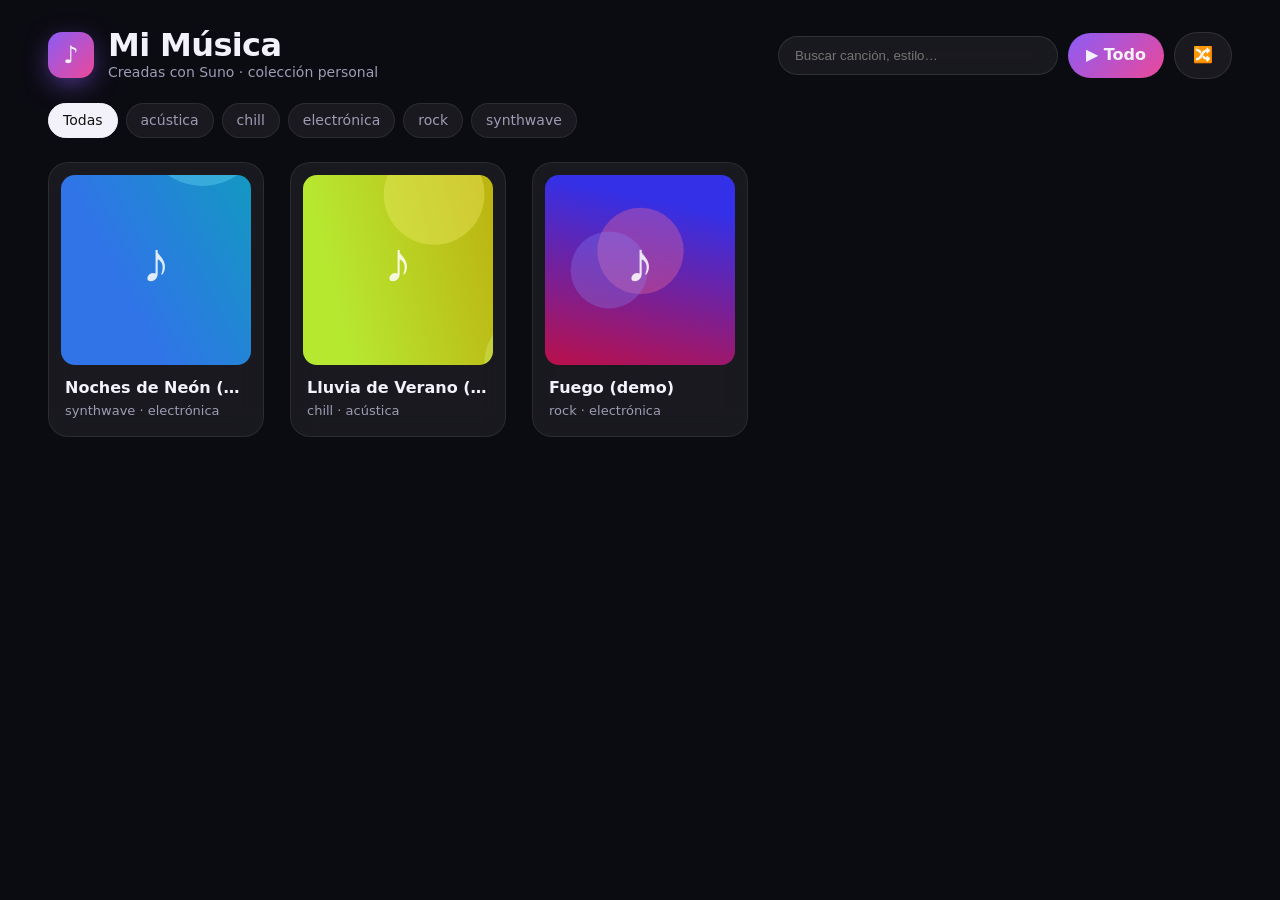
<file: suno-player/index.html>
<!doctype html>
<html lang="es">
<head>
<meta charset="utf-8">
<meta name="viewport" content="width=device-width, initial-scale=1, viewport-fit=cover">
<title>Mi Música</title>
<meta name="theme-color" content="#0b0b12">
<link rel="stylesheet" href="style.css">
</head>
<body>
<div id="bg" aria-hidden="true">
  <div class="bg-img" id="bgA"></div>
  <div class="bg-img" id="bgB"></div>
  <div class="blob b1"></div><div class="blob b2"></div><div class="blob b3"></div>
  <div class="grain"></div>
</div>

<header class="top">
  <div class="brand">
    <span class="logo" aria-hidden="true">♪</span>
    <div>
      <h1 id="siteTitle">Mi Música</h1>
      <p id="siteSub"></p>
    </div>
  </div>
  <div class="tools">
    <input id="search" type="search" placeholder="Buscar canción, estilo…" autocomplete="off">
    <button class="btn" id="playAll" title="Reproducir todo">▶ Todo</button>
    <button class="btn ghost" id="shuffleAll" title="Aleatorio">🔀</button>
  </div>
</header>

<div class="chips" id="chips"></div>
<main id="grid" class="grid" aria-live="polite"></main>
<p id="empty" class="empty" hidden>No hay canciones que coincidan.</p>
<div style="height:120px"></div>

<!-- Mini player -->
<div id="mini" class="mini" hidden>
  <div class="mini-progress"><i id="miniBar"></i></div>
  <button class="mini-info" id="miniOpen" aria-label="Abrir reproductor">
    <img id="miniCover" alt="">
    <span><b id="miniTitle"></b><small id="miniTags"></small></span>
  </button>
  <div class="mini-ctrl">
    <button class="ico" data-act="prev" aria-label="Anterior">⏮</button>
    <button class="ico play" data-act="toggle" aria-label="Play/Pausa">▶</button>
    <button class="ico" data-act="next" aria-label="Siguiente">⏭</button>
  </div>
</div>

<!-- Full player -->
<section id="full" class="full" hidden aria-label="Reproductor">
  <button class="close" id="closeFull" aria-label="Cerrar">⌄</button>
  <div class="full-inner">
    <div class="stage-col">
      <div class="stage" id="stage">
        <img id="fullCover" class="layer cover" alt="">
        <video id="video" class="layer vid" playsinline muted loop preload="none"></video>
        <canvas id="viz" class="layer viz"></canvas>
      </div>
      <div class="modes" id="modes">
        <button data-mode="cover" class="on">Portada</button>
        <button data-mode="video">Vídeo</button>
        <button data-mode="viz">Visualizador</button>
      </div>
    </div>

    <div class="side-col">
      <div class="meta">
        <h2 id="fullTitle"></h2>
        <p id="fullTags"></p>
        <a id="sunoLink" href="#" target="_blank" rel="noopener" hidden>Ver en Suno ↗</a>
      </div>
      <div class="tabs" id="tabs">
        <button data-tab="lyrics" class="on">Letra</button>
        <button data-tab="queue">Cola</button>
      </div>
      <div class="panel" id="lyrics"></div>
      <div class="panel" id="queue" hidden></div>
    </div>
  </div>

  <div class="controls">
    <div class="seek">
      <span id="tCur">0:00</span>
      <input id="seek" type="range" min="0" max="1000" value="0" aria-label="Progreso">
      <span id="tDur">0:00</span>
    </div>
    <div class="row">
      <div class="left">
        <button class="ico small" id="btnShuffle" title="Aleatorio (S)">🔀</button>
        <button class="ico small" id="btnRepeat" title="Repetir (R)">🔁</button>
      </div>
      <div class="center">
        <button class="ico" data-act="prev" aria-label="Anterior">⏮</button>
        <button class="ico play big" data-act="toggle" aria-label="Play/Pausa">▶</button>
        <button class="ico" data-act="next" aria-label="Siguiente">⏭</button>
      </div>
      <div class="right">
        <span class="vol-ico">🔊</span>
        <input id="vol" type="range" min="0" max="1" step="0.01" value="0.9" aria-label="Volumen">
        <button class="ico small" id="btnFs" title="Pantalla completa (F)">⛶</button>
      </div>
    </div>
  </div>
</section>

<audio id="audio" preload="metadata"></audio>
<script src="app.js"></script>
</body>
</html>
</file>
<file: suno-player/style.css>
:root{
  --bg:#0b0b12; --fg:#f3f2fa; --dim:#9e9cb4; --card:rgba(255,255,255,.06);
  --accent:#8b5cf6; --accent2:#ec4899; --ease:cubic-bezier(.2,.8,.2,1);
}
*{box-sizing:border-box;margin:0}
html,body{background:var(--bg);color:var(--fg);font:16px/1.4 system-ui,-apple-system,"Segoe UI",Roboto,sans-serif;-webkit-font-smoothing:antialiased}
body{min-height:100vh;overflow-x:hidden}
button{font:inherit;color:inherit;background:none;border:0;cursor:pointer}
button:focus-visible,input:focus-visible,a:focus-visible{outline:2px solid var(--accent);outline-offset:2px}
[hidden]{display:none!important}

/* Background */
#bg{position:fixed;inset:0;z-index:-1;overflow:hidden}
.bg-img{position:absolute;inset:-10%;background-size:cover;background-position:center;filter:blur(70px) saturate(1.6) brightness(.55);opacity:0;transition:opacity 1.2s var(--ease);transform:scale(1.1)}
.bg-img.on{opacity:1}
.blob{position:absolute;width:55vmax;height:55vmax;border-radius:50%;filter:blur(90px);opacity:.28;transition:background 1.5s}
.b1{background:var(--accent);top:-20%;left:-15%;animation:float1 22s ease-in-out infinite alternate}
.b2{background:var(--accent2);bottom:-25%;right:-15%;animation:float2 26s ease-in-out infinite alternate}
.b3{background:var(--accent);top:30%;left:40%;width:30vmax;height:30vmax;opacity:.15;animation:float1 30s ease-in-out infinite alternate-reverse}
.grain{position:absolute;inset:0;opacity:.07;background-image:url("data:image/svg+xml,%3Csvg xmlns='http://www.w3.org/2000/svg' width='160' height='160'%3E%3Cfilter id='n'%3E%3CfeTurbulence baseFrequency='.9' numOctaves='2'/%3E%3C/filter%3E%3Crect width='100%25' height='100%25' filter='url(%23n)'/%3E%3C/svg%3E")}
@keyframes float1{to{transform:translate(12vw,10vh) scale(1.2)}}
@keyframes float2{to{transform:translate(-14vw,-8vh) scale(.9)}}

/* Header */
.top{display:flex;flex-wrap:wrap;gap:16px;align-items:center;justify-content:space-between;padding:28px clamp(16px,4vw,48px) 12px}
.brand{display:flex;gap:14px;align-items:center}
.logo{display:grid;place-items:center;width:46px;height:46px;border-radius:14px;font-size:24px;background:linear-gradient(135deg,var(--accent),var(--accent2));box-shadow:0 8px 30px -8px var(--accent)}
.brand h1{font-size:clamp(22px,3.5vw,32px);letter-spacing:-.02em;line-height:1.1}
.brand p{color:var(--dim);font-size:14px}
.tools{display:flex;gap:10px;align-items:center;flex-wrap:wrap}
#search{background:var(--card);border:1px solid rgba(255,255,255,.1);color:var(--fg);padding:11px 16px;border-radius:999px;width:min(280px,70vw);backdrop-filter:blur(12px)}
.btn{padding:11px 18px;border-radius:999px;background:linear-gradient(135deg,var(--accent),var(--accent2));font-weight:600;transition:transform .2s var(--ease),filter .2s}
.btn:hover{transform:translateY(-2px);filter:brightness(1.1)}
.btn.ghost{background:var(--card);border:1px solid rgba(255,255,255,.1)}

.chips{display:flex;gap:8px;overflow-x:auto;padding:8px clamp(16px,4vw,48px) 4px;scrollbar-width:none}
.chips button{white-space:nowrap;padding:7px 14px;border-radius:999px;background:var(--card);border:1px solid rgba(255,255,255,.08);font-size:14px;color:var(--dim);transition:.25s var(--ease)}
.chips button:hover{color:var(--fg)}
.chips button.on{background:var(--fg);color:#111;border-color:var(--fg)}

/* Grid */
.grid{display:grid;grid-template-columns:repeat(auto-fill,minmax(min(100%,210px),1fr));gap:clamp(14px,2vw,26px);padding:20px clamp(16px,4vw,48px);perspective:1200px}
.card{position:relative;text-align:left;border-radius:20px;padding:12px;background:var(--card);border:1px solid rgba(255,255,255,.08);backdrop-filter:blur(14px);
  opacity:0;transform:translateY(30px) scale(.96);animation:rise .7s var(--ease) forwards;animation-delay:calc(var(--i)*45ms);
  transition:transform .35s var(--ease),box-shadow .35s,background .35s;will-change:transform}
@keyframes rise{to{opacity:1;transform:none}}
.card:hover{background:rgba(255,255,255,.1);box-shadow:0 24px 50px -20px var(--c,#000)}
.card .art{position:relative;aspect-ratio:1;border-radius:14px;overflow:hidden;background:#222}
.card .art img,.card .art video{width:100%;height:100%;object-fit:cover;display:block;transition:transform .6s var(--ease)}
.card:hover .art img{transform:scale(1.08)}
.card .play{position:absolute;right:10px;bottom:10px;width:46px;height:46px;border-radius:50%;display:grid;place-items:center;background:var(--fg);color:#111;font-size:18px;
  opacity:0;transform:translateY(10px) scale(.8);transition:.3s var(--ease);box-shadow:0 8px 20px rgba(0,0,0,.4)}
.card:hover .play,.card:focus-visible .play,.card.current .play{opacity:1;transform:none}
.card h3{font-size:16px;margin:12px 4px 2px;white-space:nowrap;overflow:hidden;text-overflow:ellipsis}
.card small{display:block;margin:0 4px 4px;color:var(--dim);font-size:13px;white-space:nowrap;overflow:hidden;text-overflow:ellipsis}
.card.current{box-shadow:0 0 0 2px var(--c,var(--accent)),0 24px 50px -20px var(--c,#000)}
.badge{position:absolute;left:8px;top:8px;font-size:11px;padding:3px 8px;border-radius:999px;background:rgba(0,0,0,.55);backdrop-filter:blur(6px)}
.eq{display:none;position:absolute;left:10px;bottom:10px;gap:3px;align-items:flex-end;height:18px}
.card.current.playing .eq{display:flex}
.eq i{width:4px;background:#fff;border-radius:2px;animation:eq 1s ease-in-out infinite}
.eq i:nth-child(2){animation-delay:-.4s}.eq i:nth-child(3){animation-delay:-.75s}
@keyframes eq{0%,100%{height:4px}50%{height:18px}}
.empty{text-align:center;color:var(--dim);padding:40px}

/* Mini player */
.mini{position:fixed;left:50%;bottom:16px;transform:translateX(-50%);width:min(680px,calc(100% - 24px));z-index:20;display:flex;align-items:center;justify-content:space-between;gap:12px;
  padding:10px 14px;border-radius:20px;background:rgba(20,20,30,.7);backdrop-filter:blur(24px) saturate(1.5);border:1px solid rgba(255,255,255,.12);box-shadow:0 20px 60px rgba(0,0,0,.5);
  animation:slideUp .6s var(--ease)}
@keyframes slideUp{from{transform:translate(-50%,120%)}}
.mini-progress{position:absolute;left:18px;right:18px;top:0;height:2px;border-radius:2px;background:rgba(255,255,255,.1);overflow:hidden}
.mini-progress i{display:block;height:100%;width:0;background:linear-gradient(90deg,var(--accent),var(--accent2))}
.mini-info{display:flex;align-items:center;gap:12px;min-width:0;text-align:left;flex:1}
.mini-info img{width:48px;height:48px;border-radius:10px;object-fit:cover;flex:none}
.mini-info span{min-width:0}
.mini-info b,.mini-info small{display:block;white-space:nowrap;overflow:hidden;text-overflow:ellipsis}
.mini-info small{color:var(--dim);font-size:13px}
.mini-ctrl{display:flex;gap:4px;align-items:center}
.ico{width:42px;height:42px;border-radius:50%;display:grid;place-items:center;font-size:18px;transition:.2s var(--ease)}
.ico:hover{background:rgba(255,255,255,.12);transform:scale(1.08)}
.ico.play{background:var(--fg);color:#111}
.ico.play:hover{background:#fff}
.ico.big{width:64px;height:64px;font-size:24px}
.ico.small{width:36px;height:36px;font-size:15px;opacity:.6}
.ico.small.on{opacity:1;color:var(--accent2);background:rgba(255,255,255,.1)}

/* Full player */
.full{position:fixed;inset:0;z-index:30;display:flex;flex-direction:column;background:rgba(8,8,14,.9);backdrop-filter:blur(40px) saturate(1.4);
  clip-path:circle(0 at 50% 100%);visibility:hidden;transition:clip-path .7s var(--ease),visibility 0s .7s}
.full.open{clip-path:circle(150% at 50% 100%);visibility:visible;transition:clip-path .7s var(--ease),visibility 0s}
.close{position:absolute;top:14px;left:50%;transform:translateX(-50%);width:60px;height:34px;font-size:26px;border-radius:999px;z-index:3;color:var(--dim)}
.close:hover{background:rgba(255,255,255,.1);color:var(--fg)}
.full-inner{flex:1;min-height:0;display:grid;grid-template-columns:minmax(0,1.1fr) minmax(0,1fr);gap:clamp(20px,4vw,64px);padding:clamp(44px,6vh,64px) clamp(16px,5vw,72px) 8px;align-items:center}
.full>*{opacity:0;transform:translateY(24px);transition:.6s var(--ease) .15s}
.full.open>*{opacity:1;transform:none}
.full>.close{transform:translateX(-50%) translateY(24px)}
.full.open>.close{transform:translateX(-50%)}

.stage-col{display:flex;flex-direction:column;align-items:center;gap:16px;min-height:0}
.stage{position:relative;width:min(100%,56vh,620px);aspect-ratio:1;border-radius:24px;overflow:hidden;background:#111;
  box-shadow:0 40px 100px -30px var(--accent),0 0 0 1px rgba(255,255,255,.08);transition:transform .5s var(--ease),box-shadow 1s}
.stage.playing{transform:scale(1.02)}
.stage .layer{position:absolute;inset:0;width:100%;height:100%;object-fit:cover;opacity:0;transition:opacity .6s,transform .8s var(--ease);transform:scale(1.06)}
.stage[data-mode=cover] .cover,.stage[data-mode=video] .vid,.stage[data-mode=viz] .viz{opacity:1;transform:none}
.stage[data-mode=viz] .cover{opacity:.35;transform:none;filter:blur(20px)}
.stage[data-mode=viz] .viz{opacity:1}
.stage.wide{aspect-ratio:16/9;width:min(100%,900px)}
.modes{display:flex;gap:4px;padding:4px;border-radius:999px;background:rgba(255,255,255,.07)}
.modes button{padding:7px 16px;border-radius:999px;font-size:14px;color:var(--dim);transition:.25s var(--ease)}
.modes button.on{background:var(--fg);color:#111}
.modes button:disabled{opacity:.3;cursor:not-allowed}

.side-col{display:flex;flex-direction:column;min-height:0;height:min(70vh,640px)}
.meta h2{font-size:clamp(26px,4vw,44px);letter-spacing:-.03em;line-height:1.08}
.meta p{color:var(--dim);margin-top:6px}
.meta a{display:inline-block;margin-top:8px;font-size:14px;color:var(--accent2);text-decoration:none}
.tabs{display:flex;gap:18px;margin:18px 0 10px;border-bottom:1px solid rgba(255,255,255,.1)}
.tabs button{padding:8px 2px;color:var(--dim);position:relative}
.tabs button.on{color:var(--fg)}
.tabs button.on::after{content:"";position:absolute;left:0;right:0;bottom:-1px;height:2px;background:linear-gradient(90deg,var(--accent),var(--accent2))}
.panel{flex:1;min-height:0;overflow-y:auto;scroll-behavior:smooth;scrollbar-width:thin;scrollbar-color:rgba(255,255,255,.2) transparent;
  mask-image:linear-gradient(transparent,#000 8%,#000 92%,transparent);-webkit-mask-image:linear-gradient(transparent,#000 8%,#000 92%,transparent);padding:24px 0}

#lyrics .ln{font-size:clamp(20px,2.6vw,30px);font-weight:700;line-height:1.25;margin:0 0 14px;color:rgba(255,255,255,.28);transition:color .4s,transform .4s var(--ease),filter .4s;transform-origin:left center;filter:blur(.4px)}
#lyrics.synced .ln{cursor:pointer}
#lyrics.synced .ln.past{color:rgba(255,255,255,.4)}
#lyrics .ln.active{color:#fff;transform:scale(1.04);filter:none;text-shadow:0 0 30px var(--accent)}
#lyrics.plain .ln{color:rgba(255,255,255,.85);font-weight:500;font-size:clamp(17px,2vw,22px);filter:none;margin-bottom:8px}
#lyrics .sec{font-size:12px;letter-spacing:.14em;text-transform:uppercase;color:var(--accent2);margin:26px 0 12px;font-weight:600}
#lyrics .none{color:var(--dim);font-size:18px}
#lyrics .gap{height:14px}

.q{display:flex;gap:12px;align-items:center;width:100%;text-align:left;padding:8px;border-radius:12px;transition:.2s}
.q:hover{background:rgba(255,255,255,.08)}
.q.current{background:rgba(255,255,255,.12)}
.q img{width:44px;height:44px;border-radius:8px;object-fit:cover}
.q b,.q small{display:block}
.q small{color:var(--dim);font-size:13px}

.controls{padding:8px clamp(16px,5vw,72px) max(22px,env(safe-area-inset-bottom));max-width:1100px;width:100%;margin:0 auto}
.seek{display:flex;align-items:center;gap:12px;font-size:13px;color:var(--dim);font-variant-numeric:tabular-nums}
.row{display:grid;grid-template-columns:1fr auto 1fr;align-items:center;margin-top:6px}
.row .left{display:flex;gap:4px}
.row .center{display:flex;gap:14px;align-items:center}
.row .right{display:flex;gap:8px;align-items:center;justify-content:flex-end}
.vol-ico{font-size:14px;opacity:.6}

input[type=range]{-webkit-appearance:none;appearance:none;background:transparent;height:20px;cursor:pointer;flex:1;min-width:0;--p:0%}
input[type=range]::-webkit-slider-runnable-track{height:5px;border-radius:5px;background:linear-gradient(90deg,var(--accent) var(--p),rgba(255,255,255,.18) var(--p))}
input[type=range]::-moz-range-track{height:5px;border-radius:5px;background:rgba(255,255,255,.18)}
input[type=range]::-moz-range-progress{height:5px;border-radius:5px;background:var(--accent)}
input[type=range]::-webkit-slider-thumb{-webkit-appearance:none;width:14px;height:14px;border-radius:50%;background:#fff;margin-top:-4.5px;transition:transform .15s}
input[type=range]::-moz-range-thumb{width:14px;height:14px;border:0;border-radius:50%;background:#fff}
input[type=range]:hover::-webkit-slider-thumb{transform:scale(1.3)}
#vol{max-width:110px;flex:none;width:110px}

/* Fullscreen "cine" mode */
.full:fullscreen .full-inner{grid-template-columns:1fr}
.full:fullscreen .side-col{display:none}

@media (max-width:820px){
  .full-inner{grid-template-columns:1fr;grid-template-rows:auto minmax(0,1fr);align-items:start;gap:14px;padding-top:50px;overflow:hidden}
  .stage{width:min(100%,34vh)}
  .stage.wide{width:100%}
  .side-col{height:auto;min-height:0}
  .meta h2{font-size:24px}
  .tabs{margin:8px 0 4px}
  .row{grid-template-columns:auto 1fr}
  .row .left{display:none}
  .row .right{display:none}
  .row .center{justify-content:center;grid-column:1/-1}
  .mini{bottom:10px}
}
@media (prefers-reduced-motion:reduce){*,*::before,*::after{animation-duration:.01ms!important;transition-duration:.01ms!important}}
::view-transition-group(cover){animation-duration:.55s;animation-timing-function:cubic-bezier(.2,.8,.2,1)}
</file>
